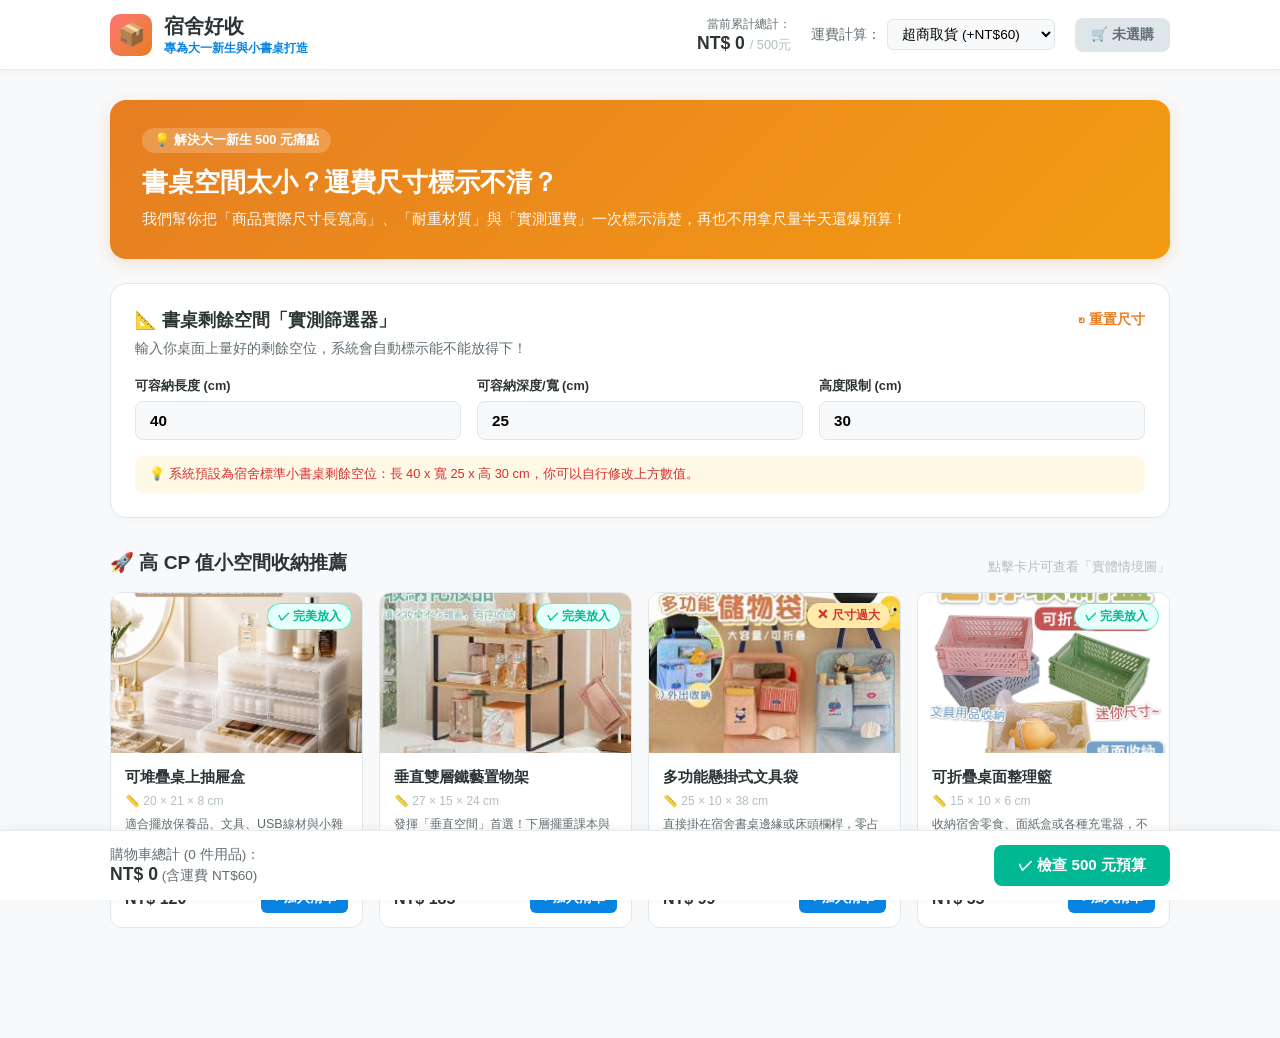
<file: index.html>
<!DOCTYPE html>
<html lang="zh-TW">
<head>
  <meta charset="UTF-8">
  <meta name="viewport" content="width=device-width, initial-scale=1.0">
  <title>宿舍好收 | 專為大一新生與小書桌打造</title>
  <link rel="stylesheet" href="styles.css">
</head>
<body>

  <!-- 頂部固定 Header -->
  <header class="top-header">
    <div class="header-container">
      <div class="brand">
        <div class="logo-icon">📦</div>
        <div class="brand-text">
          <h1>宿舍好收</h1>
          <p>專為大一新生與小書桌打造</p>
        </div>
      </div>
      
      <div class="header-right">
        <div class="calc-box">
          <span class="calc-label">當前累計總計：</span>
          <span class="calc-amount" id="total-price">NT$ 0 <small>/ 500元</small></span>
        </div>
        <div class="shipping-box">
          <label for="shipping-select">運費計算：</label>
          <select id="shipping-select" onchange="updateCartUI()">
            <option value="60">超商取貨 (+NT$60)</option>
            <option value="100">宅配到府 (+NT$100)</option>
            <option value="0">校園面交 (+NT$0)</option>
          </select>
        </div>
        <button class="cart-btn" id="cart-header-btn">🛒 未選購</button>
      </div>
    </div>
  </header>

  <main class="main-container">
    
    <!-- 橘色痛點 Banner -->
    <section class="banner-card">
      <div class="banner-badge">💡 解決大一新生 500 元痛點</div>
      <h2>書桌空間太小？運費尺寸標示不清？</h2>
      <p>我們幫你把「商品實際尺寸長寬高」、「耐重材質」與「實測運費」一次標示清楚，再也不用拿尺量半天還爆預算！</p>
    </section>

    <!-- 書桌剩餘空間「實測篩選器」 -->
    <section class="filter-card">
      <div class="filter-header">
        <div class="filter-title">
          <span>📐</span> 書桌剩餘空間「實測篩選器」
        </div>
        <button class="reset-btn" onclick="resetDimensions()">↻ 重置尺寸</button>
      </div>
      <p class="filter-desc">輸入你桌面上量好的剩餘空位，系統會自動標示能不能放得下！</p>
      
      <div class="dimension-inputs">
        <div class="input-field">
          <label>可容納長度 (cm)</label>
          <input type="number" id="dim-l" value="40" oninput="checkDimensions()">
        </div>
        <div class="input-field">
          <label>可容納深度/寬 (cm)</label>
          <input type="number" id="dim-w" value="25" oninput="checkDimensions()">
        </div>
        <div class="input-field">
          <label>高度限制 (cm)</label>
          <input type="number" id="dim-h" value="30" oninput="checkDimensions()">
        </div>
      </div>

      <div class="filter-tip">
        💡 系統預設為宿舍標準小書桌剩餘空位：長 40 x 寬 25 x 高 30 cm，你可以自行修改上方數值。
      </div>
    </section>

    <!-- 商品列表標題 -->
    <div class="section-title">
      <h3>🚀 高 CP 值小空間收納推薦</h3>
      <span class="tip-text">點擊卡片可查看「實體情境圖」</span>
    </div>

    <!-- 商品網格 (使用真實照片 1.jpg ~ 4.jpg) -->
    <section class="products-grid">

      <!-- 商品 1 -->
      <article class="product-card" id="card-1">
        <div class="fit-badge badge-fit" id="badge-1">✓ 完美放入</div>
        <div class="img-wrapper">
          <img src="1.jpg" alt="可堆疊桌上抽屜盒">
        </div>
        <div class="card-content">
          <h4>可堆疊桌上抽屜盒</h4>
          <div class="spec-tag">📏 20 × 21 × 8 cm</div>
          <p class="desc">適合擺放保養品、文具、USB線材與小雜物，可上下堆疊不佔桌子真面目。</p>
          <div class="card-footer">
            <span class="price">NT$ 120</span>
            <button class="add-cart-btn" onclick="toggleCart(1, 120, '可堆疊桌上抽屜盒', this)">+ 加入清單</button>
          </div>
        </div>
      </article>

      <!-- 商品 2 -->
      <article class="product-card" id="card-2">
        <div class="fit-badge badge-fit" id="badge-2">✓ 完美放入</div>
        <div class="img-wrapper">
          <img src="2.jpg" alt="垂直雙層鐵藝置物架">
        </div>
        <div class="card-content">
          <h4>垂直雙層鐵藝置物架</h4>
          <div class="spec-tag">📏 27 × 15 × 24 cm</div>
          <p class="desc">發揮「垂直空間」首選！下層擺重課本與筆記本，上層擺馬克杯與香水保養品。</p>
          <div class="card-footer">
            <span class="price">NT$ 185</span>
            <button class="add-cart-btn" onclick="toggleCart(2, 185, '垂直雙層鐵藝置物架', this)">+ 加入清單</button>
          </div>
        </div>
      </article>

      <!-- 商品 3 -->
      <article class="product-card" id="card-3">
        <div class="fit-badge badge-fit" id="badge-3">✓ 完美放入</div>
        <div class="img-wrapper">
          <img src="3.jpg" alt="多功能懸掛式文具袋">
        </div>
        <div class="card-content">
          <h4>多功能懸掛式文具袋</h4>
          <div class="spec-tag">📏 25 × 10 × 38 cm</div>
          <p class="desc">直接掛在宿舍書桌邊緣或床頭欄桿，零占用桌面空間，適合收納剪刀、面紙與雜物。</p>
          <div class="card-footer">
            <span class="price">NT$ 99</span>
            <button class="add-cart-btn" onclick="toggleCart(3, 99, '多功能懸掛式文具袋', this)">+ 加入清單</button>
          </div>
        </div>
      </article>

      <!-- 商品 4 -->
      <article class="product-card" id="card-4">
        <div class="fit-badge badge-fit" id="badge-4">✓ 完美放入</div>
        <div class="img-wrapper">
          <img src="4.jpg" alt="可折疊桌面整理籃">
        </div>
        <div class="card-content">
          <h4>可折疊桌面整理籃</h4>
          <div class="spec-tag">📏 15 × 10 × 6 cm</div>
          <p class="desc">收納宿舍零食、面紙盒或各種充電器，不用時可完全折疊收平，搬家超方便。</p>
          <div class="card-footer">
            <span class="price">NT$ 55</span>
            <button class="add-cart-btn" onclick="toggleCart(4, 55, '可折疊桌面整理籃', this)">+ 加入清單</button>
          </div>
        </div>
      </article>

    </section>

  </main>

  <!-- 底部固定結算欄 (與圖一完全一致) -->
  <footer class="bottom-bar">
    <div class="bottom-container">
      <div class="cart-summary-text">
        購物車總計 (<span id="item-count">0</span> 件用品)：<br>
        <strong id="bottom-total">NT$ 0</strong> <span id="shipping-note">(含運費 NT$60)</span>
      </div>
      <button class="checkout-btn" id="checkout-btn">✓ 檢查 500 元預算</button>
    </div>
  </footer>

  <script>
    const products = [
      { id: 1, l: 20, w: 21, h: 8 },
      { id: 2, l: 27, w: 15, h: 24 },
      { id: 3, l: 25, w: 10, h: 38 },
      { id: 4, l: 15, w: 10, h: 6 }
    ];

    let cart = [];

    function checkDimensions() {
      const l = parseFloat(document.getElementById('dim-l').value) || 0;
      const w = parseFloat(document.getElementById('dim-w').value) || 0;
      const h = parseFloat(document.getElementById('dim-h').value) || 0;

      products.forEach(p => {
        const badge = document.getElementById(`badge-${p.id}`);
        if (p.l <= l && p.w <= w && p.h <= h) {
          badge.textContent = "✓ 完美放入";
          badge.className = "fit-badge badge-fit";
        } else {
          badge.textContent = "✕ 尺寸過大";
          badge.className = "fit-badge badge-over";
        }
      });
    }

    function resetDimensions() {
      document.getElementById('dim-l').value = 40;
      document.getElementById('dim-w').value = 25;
      document.getElementById('dim-h').value = 30;
      checkDimensions();
    }

    function toggleCart(id, price, name, btn) {
      const idx = cart.findIndex(item => item.id === id);
      if (idx > -1) {
        cart.splice(idx, 1);
        btn.textContent = "+ 加入清單";
        btn.classList.remove('selected');
      } else {
        cart.push({ id, price, name });
        btn.textContent = "✓ 已選擇";
        btn.classList.add('selected');
      }
      updateCartUI();
    }

    function updateCartUI() {
      const shipping = parseFloat(document.getElementById('shipping-select').value) || 0;
      const itemsTotal = cart.reduce((sum, item) => sum + item.price, 0);
      const grandTotal = cart.length > 0 ? (itemsTotal + shipping) : 0;

      document.getElementById('total-price').innerHTML = `NT$ ${grandTotal} <small>/ 500元</small>`;
      document.getElementById('bottom-total').textContent = `NT$ ${grandTotal}`;
      document.getElementById('item-count').textContent = cart.length;
      document.getElementById('shipping-note').textContent = cart.length > 0 ? `(含運費 NT$${shipping})` : `(尚未選擇商品)`;

      const headerBtn = document.getElementById('cart-header-btn');
      const checkoutBtn = document.getElementById('checkout-btn');

      if (cart.length > 0) {
        headerBtn.textContent = `🛒 已選 ${cart.length} 件`;
        headerBtn.classList.add('has-items');
      } else {
        headerBtn.textContent = `🛒 未選購`;
        headerBtn.classList.remove('has-items');
      }

      if (grandTotal > 500) {
        checkoutBtn.textContent = `⚠️ 超出預算 $${grandTotal - 500} 元`;
        checkoutBtn.style.backgroundColor = '#e74c3c';
      } else {
        checkoutBtn.textContent = `✓ 檢查 500 元預算`;
        checkoutBtn.style.backgroundColor = '#00b894';
      }
    }

    checkDimensions();
  </script>
</body>
</html>
</file>
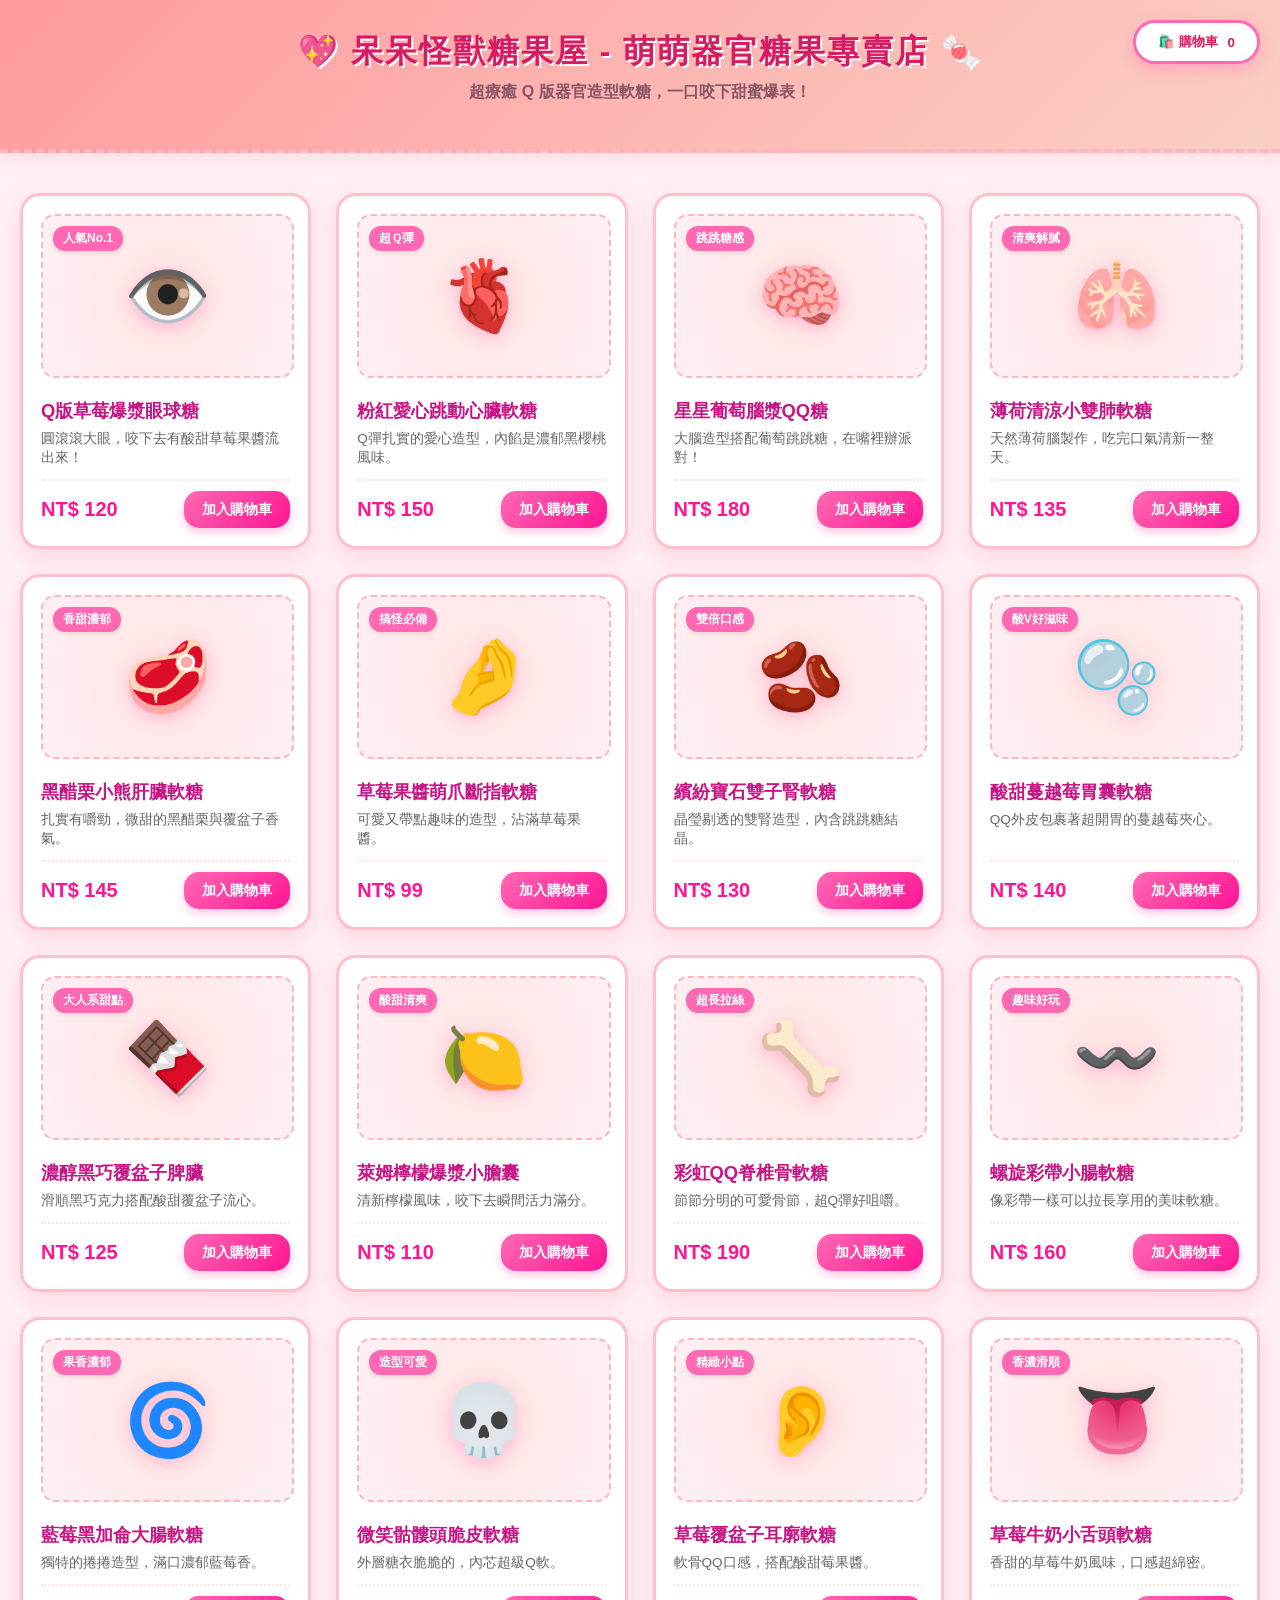
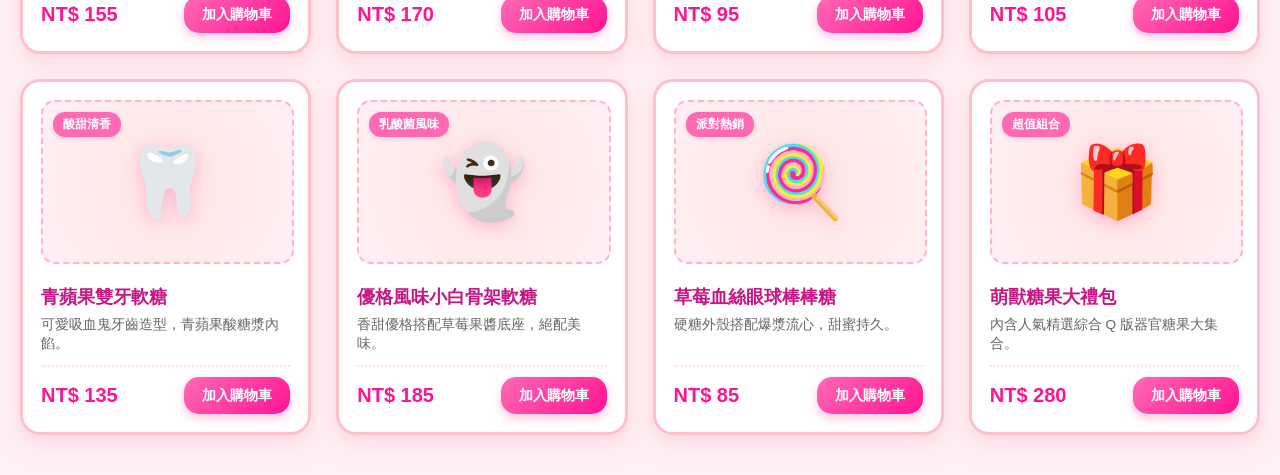
<file: js.html>
<!DOCTYPE html>
<html lang="zh-TW">
<head>
  <meta charset="UTF-8">
  <meta name="viewport" content="width=device-width, initial-scale=1.0">
  <title>呆呆怪獸糖果屋 - 萌萌器官糖果專賣店</title>
  <style>
    :root {
      --bg-color: #fff0f5;
      --card-bg: #ffffff;
      --accent-color: #ff69b4;
      --accent-hover: #ff1493;
      --text-color: #4a4a4a;
      --border-color: #ffc0cb;
    }

    body {
      font-family: 'Segoe UI', Tahoma, Geneva, Verdana, sans-serif;
      background-color: var(--bg-color);
      color: var(--text-color);
      margin: 0;
      padding: 0;
      display: flex;
      flex-direction: column;
      align-items: center;
    }

    header {
      background: linear-gradient(135deg, #ff9a9e 0%, #fad0c4 100%);
      width: 100%;
      padding: 30px 0;
      text-align: center;
      border-bottom: 4px dashed #ffb6c1;
      box-shadow: 0 4px 15px rgba(255, 182, 193, 0.4);
    }

    h1 {
      margin: 0;
      color: #d81b60;
      letter-spacing: 2px;
      text-shadow: 2px 2px 0px #fff;
    }

    p.subtitle {
      margin-top: 8px;
      color: #885566;
      font-size: 1rem;
      font-weight: bold;
    }

    .container {
      max-width: 1300px;
      margin: 40px auto;
      padding: 0 20px;
      display: grid;
      grid-template-columns: repeat(auto-fit, minmax(280px, 1fr));
      gap: 25px;
      width: 100%;
      box-sizing: border-box;
    }

    .card {
      background-color: var(--card-bg);
      border-radius: 20px;
      overflow: hidden;
      border: 3px solid var(--border-color);
      box-shadow: 0 8px 20px rgba(255, 192, 203, 0.5);
      transition: transform 0.3s ease, box-shadow 0.3s ease;
      display: flex;
      flex-direction: column;
      padding: 18px;
    }

    .card:hover {
      transform: translateY(-8px);
      box-shadow: 0 12px 25px rgba(255, 105, 180, 0.4);
    }

    /* Ｑ版可愛插畫視覺預覽框 */
    .organ-preview {
      width: 100%;
      height: 160px;
      background: radial-gradient(circle, #ffe4e1 0%, #fff0f5 100%);
      border-radius: 14px;
      display: flex;
      flex-direction: column;
      align-items: center;
      justify-content: center;
      position: relative;
      border: 2px dashed #ffb6c1;
      margin-bottom: 15px;
      overflow: hidden;
    }

    .organ-visual {
      font-size: 70px;
      filter: drop-shadow(0 4px 8px rgba(255, 105, 180, 0.4));
      animation: bounceOrgan 2s infinite ease-in-out;
    }

    @keyframes bounceOrgan {
      0%, 100% { transform: translateY(0); }
      50% { transform: translateY(-8px); }
    }

    .organ-tag {
      position: absolute;
      top: 10px;
      left: 10px;
      background-color: #ff69b4;
      color: #fff;
      font-size: 0.75rem;
      padding: 4px 10px;
      border-radius: 12px;
      font-weight: bold;
      box-shadow: 0 2px 5px rgba(0,0,0,0.1);
    }

    .card h3 {
      margin: 5px 0 6px 0;
      color: #c71585;
      font-size: 1.15rem;
    }

    .card p {
      font-size: 0.85rem;
      color: #666;
      flex-grow: 1;
      line-height: 1.4;
      margin: 0 0 12px 0;
    }

    .card-footer {
      display: flex;
      justify-content: space-between;
      align-items: center;
      border-top: 2px dotted #ffe4e1;
      padding-top: 10px;
      margin-top: auto;
    }

    .price {
      font-size: 1.25rem;
      color: #ff1493;
      font-weight: bold;
    }

    .add-to-cart-btn {
      background: linear-gradient(135deg, #ff69b4 0%, #ff1493 100%);
      color: #fff;
      border: none;
      padding: 9px 18px;
      font-size: 0.9rem;
      border-radius: 15px;
      cursor: pointer;
      font-weight: bold;
      transition: transform 0.1s, opacity 0.2s;
      box-shadow: 0 4px 10px rgba(255, 105, 180, 0.4);
    }

    .add-to-cart-btn:hover {
      opacity: 0.9;
    }

    .add-to-cart-btn:active {
      transform: scale(0.95);
    }

    /* 購物車按鈕 */
    .cart-btn {
      position: fixed;
      top: 20px;
      right: 20px;
      background-color: #ffffff;
      border: 3px solid #ff69b4;
      color: #d81b60;
      padding: 10px 22px;
      border-radius: 30px;
      display: flex;
      align-items: center;
      gap: 10px;
      font-weight: bold;
      cursor: pointer;
      z-index: 100;
      box-shadow: 0 5px 15px rgba(255, 105, 180, 0.4);
      transition: background 0.2s;
    }

    .cart-btn:hover {
      background-color: #fff0f5;
    }

    /* 購物車側邊欄 */
    .cart-drawer {
      position: fixed;
      top: 0;
      right: -420px;
      width: 380px;
      height: 100%;
      background-color: #ffffff;
      border-left: 4px solid #ffb6c1;
      box-shadow: -10px 0 30px rgba(255, 192, 203, 0.5);
      z-index: 1000;
      transition: right 0.35s cubic-bezier(0.4, 0, 0.2, 1);
      display: flex;
      flex-direction: column;
      padding: 20px;
      box-sizing: border-box;
    }

    .cart-drawer.open {
      right: 0;
    }

    .drawer-header {
      display: flex;
      justify-content: space-between;
      align-items: center;
      border-bottom: 2px dashed #ffb6c1;
      padding-bottom: 15px;
    }

    .drawer-header h2 {
      margin: 0;
      color: #d81b60;
      font-size: 1.3rem;
    }

    .close-drawer {
      background: none;
      border: none;
      color: #aaa;
      font-size: 1.6rem;
      cursor: pointer;
    }

    .close-drawer:hover {
      color: #ff1493;
    }

    .cart-items {
      flex-grow: 1;
      overflow-y: auto;
      margin: 15px 0;
    }

    .cart-item {
      display: flex;
      align-items: center;
      gap: 12px;
      background-color: #fff5f8;
      padding: 10px;
      border-radius: 12px;
      margin-bottom: 12px;
      border: 2px solid #ffc0cb;
    }

    .cart-item-img {
      width: 50px;
      height: 50px;
      border-radius: 10px;
      background: #ffe4e1;
      display: flex;
      align-items: center;
      justify-content: center;
      font-size: 28px;
      flex-shrink: 0;
      border: 1px solid #ffb6c1;
    }

    .cart-item-info {
      display: flex;
      flex-direction: column;
      gap: 3px;
      flex-grow: 1;
    }

    .cart-item-title {
      font-size: 0.9rem;
      font-weight: bold;
      color: #4a4a4a;
    }

    .cart-item-price {
      font-size: 0.85rem;
      color: #ff1493;
      font-weight: bold;
    }

    .quantity-controls {
      display: flex;
      align-items: center;
      gap: 8px;
      margin-top: 4px;
    }

    .qty-btn {
      background-color: #ffb6c1;
      color: #fff;
      border: none;
      width: 24px;
      height: 24px;
      border-radius: 50%;
      cursor: pointer;
      font-weight: bold;
      display: flex;
      align-items: center;
      justify-content: center;
      transition: background 0.2s;
    }

    .qty-btn:hover {
      background-color: #ff69b4;
    }

    .qty-num {
      font-size: 0.9rem;
      font-weight: bold;
      min-width: 18px;
      text-align: center;
      color: #4a4a4a;
    }

    .remove-btn {
      background: none;
      border: none;
      color: #ff69b4;
      cursor: pointer;
      font-size: 1.1rem;
      padding: 5px;
    }

    .remove-btn:hover {
      color: #ff1493;
    }

    .drawer-footer {
      border-top: 2px dashed #ffb6c1;
      padding-top: 15px;
    }

    .total-price {
      display: flex;
      justify-content: space-between;
      font-size: 1.15rem;
      font-weight: bold;
      margin-bottom: 15px;
      color: #4a4a4a;
    }

    .checkout-btn {
      background: linear-gradient(135deg, #a8ff78 0%, #78ffd6 100%);
      color: #2e7d32;
      border: none;
      padding: 12px;
      width: 100%;
      border-radius: 15px;
      font-weight: bold;
      font-size: 1rem;
      cursor: pointer;
      box-shadow: 0 4px 10px rgba(120, 255, 214, 0.4);
      transition: opacity 0.2s;
    }

    .checkout-btn:hover {
      opacity: 0.9;
    }

    .empty-cart-msg {
      text-align: center;
      color: #aaa;
      margin-top: 60px;
    }

    /* --- 血刀特效層 --- */
    .slash-container {
      position: fixed;
      left: 0;
      top: 0;
      width: 100vw;
      height: 100vh;
      pointer-events: none;
      z-index: 9999;
      overflow: hidden;
    }

    .flying-knife {
      position: absolute;
      font-size: 60px;
      animation: brutalSlash 0.35s cubic-bezier(0.1, 0.9, 0.2, 1) forwards;
      filter: drop-shadow(0 0 15px #ff0000);
    }

    @keyframes brutalSlash {
      0% {
        opacity: 0;
        transform: translate(var(--startX), var(--startY)) rotate(-75deg) scale(1.6);
      }
      40% {
        opacity: 1;
        transform: translate(var(--midX), var(--midY)) rotate(10deg) scale(1.3);
      }
      100% {
        opacity: 0;
        transform: translate(var(--endX), var(--endY)) rotate(60deg) scale(0.7);
      }
    }

    .blood-splatter {
      position: absolute;
      background-color: #e60000;
      border-radius: 50%;
      animation: heavyBlood 0.5s ease-out forwards;
      box-shadow: 0 0 8px #990000;
    }

    @keyframes heavyBlood {
      0% {
        transform: translate(0, 0) scale(1.2);
        opacity: 1;
      }
      100% {
        transform: translate(var(--bX), var(--bY)) scale(0.2);
        opacity: 0;
      }
    }
  </style>
</head>
<body>

  <header>
    <h1>💖 呆呆怪獸糖果屋 - 萌萌器官糖果專賣店 🍬</h1>
    <p class="subtitle">超療癒 Q 版器官造型軟糖，一口咬下甜蜜爆表！</p>
  </header>

  <!-- 購物車按鈕 -->
  <button class="cart-btn" id="cartToggleBtn">
    🛍️ 購物車 <span id="cart-count">0</span>
  </button>

  <!-- 購物車側邊欄 -->
  <div class="cart-drawer" id="cartDrawer">
    <div class="drawer-header">
      <h2>🎀 您的甜心糖果籃</h2>
      <button class="close-drawer" id="closeDrawerBtn">&times;</button>
    </div>
    <div class="cart-items" id="cartItemsContainer">
      <div class="empty-cart-msg">糖果籃目前空空如也唷～</div>
    </div>
    <div class="drawer-footer" id="drawerFooter" style="display: none;">
      <div class="total-price">
        <span>總金額：</span>
        <span id="totalAmount">NT$ 0</span>
      </div>
      <button class="checkout-btn" onclick="alert('下單成功！可愛小精靈正在為您打包糖果～ ✨')">前往結帳</button>
    </div>
  </div>

  <!-- 20 款可愛器官糖果網格 -->
  <div class="container" id="productGrid"></div>

  <script>
    // 20 款不重複的 Q 版可愛插畫器官糖果資料庫
    const products = [
      { id: "1", name: "Q版草莓爆漿眼球糖", price: 120, tag: "人氣No.1", desc: "圓滾滾大眼，咬下去有酸甜草莓果醬流出來！", icon: "👁️" },
      { id: "2", name: "粉紅愛心跳動心臟軟糖", price: 150, tag: "超Ｑ彈", desc: "Q彈扎實的愛心造型，內餡是濃郁黑櫻桃風味。", icon: "🫀" },
      { id: "3", name: "星星葡萄腦漿QQ糖", price: 180, tag: "跳跳糖感", desc: "大腦造型搭配葡萄跳跳糖，在嘴裡辦派對！", icon: "🧠" },
      { id: "4", name: "薄荷清涼小雙肺軟糖", price: 135, tag: "清爽解膩", desc: "天然薄荷腦製作，吃完口氣清新一整天。", icon: "🫁" },
      { id: "5", name: "黑醋栗小熊肝臟軟糖", price: 145, tag: "香甜濃郁", desc: "扎實有嚼勁，微甜的黑醋栗與覆盆子香氣。", icon: "🥩" },
      { id: "6", name: "草莓果醬萌爪斷指軟糖", price: 99, tag: "搞怪必備", desc: "可愛又帶點趣味的造型，沾滿草莓果醬。", icon: "🤌" },
      { id: "7", name: "繽紛寶石雙子腎軟糖", price: 130, tag: "雙倍口感", desc: "晶瑩剔透的雙腎造型，內含跳跳糖結晶。", icon: "🫘" },
      { id: "8", name: "酸甜蔓越莓胃囊軟糖", price: 140, tag: "酸V好滋味", desc: "QQ外皮包裹著超開胃的蔓越莓夾心。", icon: "🫧" },
      { id: "9", name: "濃醇黑巧覆盆子脾臟", price: 125, tag: "大人系甜點", desc: "滑順黑巧克力搭配酸甜覆盆子流心。", icon: "🍫" },
      { id: "10", name: "萊姆檸檬爆漿小膽囊", price: 110, tag: "酸甜清爽", desc: "清新檸檬風味，咬下去瞬間活力滿分。", icon: "🍋" },
      { id: "11", name: "彩虹QQ脊椎骨軟糖", price: 190, tag: "超長拉絲", desc: "節節分明的可愛骨節，超Q彈好咀嚼。", icon: "🦴" },
      { id: "12", name: "螺旋彩帶小腸軟糖", price: 160, tag: "趣味好玩", desc: "像彩帶一樣可以拉長享用的美味軟糖。", icon: "〰️" },
      { id: "13", name: "藍莓黑加侖大腸軟糖", price: 155, tag: "果香濃郁", desc: "獨特的捲捲造型，滿口濃郁藍莓香。", icon: "🌀" },
      { id: "14", name: "微笑骷髏頭脆皮軟糖", price: 170, tag: "造型可愛", desc: "外層糖衣脆脆的，內芯超級Q軟。", icon: "💀" },
      { id: "15", name: "草莓覆盆子耳廓軟糖", price: 95, tag: "精緻小點", desc: "軟骨QQ口感，搭配酸甜莓果醬。", icon: "👂" },
      { id: "16", name: "草莓牛奶小舌頭軟糖", price: 105, tag: "香濃滑順", desc: "香甜的草莓牛奶風味，口感超綿密。", icon: "👅" },
      { id: "17", name: "青蘋果雙牙軟糖", price: 135, tag: "酸甜清香", desc: "可愛吸血鬼牙齒造型，青蘋果酸糖漿內餡。", icon: "🦷" },
      { id: "18", name: "優格風味小白骨架軟糖", price: 185, tag: "乳酸菌風味", desc: "香甜優格搭配草莓果醬底座，絕配美味。", icon: "👻" },
      { id: "19", name: "草莓血絲眼球棒棒糖", price: 85, tag: "派對熱銷", desc: "硬糖外殼搭配爆漿流心，甜蜜持久。", icon: "🍭" },
      { id: "20", name: "萌獸糖果大禮包", price: 280, tag: "超值組合", desc: "內含人氣精選綜合 Q 版器官糖果大集合。", icon: "🎁" }
    ];

    // 動態渲染 20 個商品到網頁上
    const productGrid = document.getElementById('productGrid');
    productGrid.innerHTML = products.map(p => `
      <div class="card" data-id="${p.id}" data-name="${p.name}" data-price="${p.price}" data-icon="${p.icon}">
        <div class="organ-preview">
          <span class="organ-tag">${p.tag}</span>
          <div class="organ-visual">${p.icon}</div>
        </div>
        <h3>${p.name}</h3>
        <p>${p.desc}</p>
        <div class="card-footer">
          <span class="price">NT$ ${p.price}</span>
          <button class="add-to-cart-btn">加入購物車</button>
        </div>
      </div>
    `).join('');

    let cart = [];
    
    const cartToggleBtn = document.getElementById('cartToggleBtn');
    const closeDrawerBtn = document.getElementById('closeDrawerBtn');
    const cartDrawer = document.getElementById('cartDrawer');
    const cartCountEl = document.getElementById('cart-count');
    const cartItemsContainer = document.getElementById('cartItemsContainer');
    const drawerFooter = document.getElementById('drawerFooter');
    const totalAmountEl = document.getElementById('totalAmount');

    cartToggleBtn.addEventListener('click', () => cartDrawer.classList.add('open'));
    closeDrawerBtn.addEventListener('click', () => cartDrawer.classList.remove('open'));

    // 監聽所有加入購物車按鈕
    document.querySelectorAll('.add-to-cart-btn').forEach(button => {
      button.addEventListener('click', (e) => {
        const card = button.closest('.card');
        const id = card.dataset.id;
        const name = card.dataset.name;
        const price = parseInt(card.dataset.price);
        const icon = card.dataset.icon;

        const existingItem = cart.find(item => item.id === id);
        if (existingItem) {
          existingItem.quantity += 1;
        } else {
          cart.push({ id, name, price, icon, quantity: 1 });
        }

        updateCartUI();

        // 觸發帶血飛刀點擊特效
        const rect = button.getBoundingClientRect();
        playBrutalSlashEffect(rect.left + rect.width / 2, rect.top + rect.height / 2);
      });
    });

    // 更新購物車 UI
    function updateCartUI() {
      const totalCount = cart.reduce((sum, item) => sum + item.quantity, 0);
      cartCountEl.textContent = totalCount;

      if (cart.length === 0) {
        cartItemsContainer.innerHTML = '<div class="empty-cart-msg">糖果籃目前空空如也唷～</div>';
        drawerFooter.style.display = 'none';
        return;
      }

      drawerFooter.style.display = 'block';
      let totalSum = 0;

      cartItemsContainer.innerHTML = cart.map(item => {
        const itemTotal = item.price * item.quantity;
        totalSum += itemTotal;
        return `
          <div class="cart-item">
            <div class="cart-item-img">${item.icon}</div>
            <div class="cart-item-info">
              <span class="cart-item-title">${item.name}</span>
              <span class="cart-item-price">NT$ ${itemTotal}</span>
              <div class="quantity-controls">
                <button class="qty-btn" onclick="changeQty('${item.id}', -1)">-</button>
                <span class="qty-num">${item.quantity}</span>
                <button class="qty-btn" onclick="changeQty('${item.id}', 1)">+</button>
              </div>
            </div>
            <button class="remove-btn" onclick="removeItem('${item.id}')">🗑️</button>
          </div>
        `;
      }).join('');

      totalAmountEl.textContent = `NT$ ${totalSum}`;
    }

    // 增減數量功能
    window.changeQty = function(id, delta) {
      const item = cart.find(i => i.id === id);
      if (item) {
        item.quantity += delta;
        if (item.quantity <= 0) {
          cart = cart.filter(i => i.id !== id);
        }
        updateCartUI();
      }
    };

    // 移除商品
    window.removeItem = function(id) {
      cart = cart.filter(item => item.id !== id);
      updateCartUI();
    };

    // 血刀斬擊點擊特效
    function playBrutalSlashEffect(x, y) {
      const layer = document.createElement('div');
      layer.className = 'slash-container';

      const knife = document.createElement('div');
      knife.className = 'flying-knife';
      knife.textContent = '🔪';
      
      knife.style.setProperty('--startX', `${x - 100}px`);
      knife.style.setProperty('--startY', `${y - 100}px`);
      knife.style.setProperty('--midX', `${x - 15}px`);
      knife.style.setProperty('--midY', `${y - 15}px`);
      knife.style.setProperty('--endX', `${x + 70}px`);
      knife.style.setProperty('--endY', `${y + 70}px`);
      layer.appendChild(knife);

      for (let i = 0; i < 20; i++) {
        const blood = document.createElement('div');
        blood.className = 'blood-splatter';
        const size = Math.random() * 10 + 4;
        blood.style.width = `${size}px`;
        blood.style.height = `${size}px`;
        blood.style.left = `${x}px`;
        blood.style.top = `${y}px`;

        const angle = Math.random() * Math.PI * 2;
        const distance = Math.random() * 90 + 20;
        blood.style.setProperty('--bX', `${Math.cos(angle) * distance}px`);
        blood.style.setProperty('--bY', `${Math.sin(angle) * distance}px`);
        layer.appendChild(blood);
      }

      document.body.appendChild(layer);
      setTimeout(() => layer.remove(), 500);
    }
  </script>
</body>
</html>
</file>
<file: styles.css>
* {
  box-sizing: border-box;
  margin: 0;
  padding: 0;
  font-family: -apple-system, BlinkMacSystemFont, "Segoe UI", Roboto, "Helvetica Neue", Arial, sans-serif;
}

body {
  background-color: #f8f9fa;
  color: #333333;
  padding-top: 80px;
  padding-bottom: 90px;
}

/* 頂部 Header */
.top-header {
  position: fixed;
  top: 0;
  left: 0;
  right: 0;
  height: 70px;
  background-color: #ffffff;
  border-bottom: 1px solid #eaeaea;
  box-shadow: 0 2px 8px rgba(0,0,0,0.03);
  z-index: 1000;
  display: flex;
  align-items: center;
}

.header-container {
  max-width: 1100px;
  width: 100%;
  margin: 0 auto;
  padding: 0 20px;
  display: flex;
  justify-content: space-between;
  align-items: center;
}

.brand {
  display: flex;
  align-items: center;
  gap: 12px;
}

.logo-icon {
  width: 42px;
  height: 42px;
  background-color: #ff7675;
  background: linear-gradient(135deg, #ff7675, #e67e22);
  color: white;
  border-radius: 10px;
  display: flex;
  align-items: center;
  justify-content: center;
  font-size: 22px;
}

.brand-text h1 {
  font-size: 1.25rem;
  font-weight: 800;
  color: #2d3436;
}

.brand-text p {
  font-size: 0.75rem;
  color: #0984e3;
  font-weight: 600;
}

.header-right {
  display: flex;
  align-items: center;
  gap: 20px;
}

.calc-box {
  display: flex;
  flex-direction: column;
  align-items: flex-end;
}

.calc-label {
  font-size: 0.75rem;
  color: #636e72;
}

.calc-amount {
  font-size: 1.1rem;
  font-weight: 800;
  color: #2d3436;
}

.calc-amount small {
  font-size: 0.8rem;
  color: #b2bec3;
  font-weight: normal;
}

.shipping-box {
  display: flex;
  align-items: center;
  gap: 6px;
  font-size: 0.85rem;
  color: #636e72;
}

.shipping-box select {
  padding: 6px 10px;
  border-radius: 6px;
  border: 1px solid #dfe6e9;
  background-color: #f8f9fa;
  font-size: 0.85rem;
}

.cart-btn {
  padding: 8px 16px;
  border-radius: 8px;
  border: none;
  background-color: #dfe6e9;
  color: #636e72;
  font-weight: bold;
  font-size: 0.85rem;
}

.cart-btn.has-items {
  background-color: #0984e3;
  color: white;
}

/* 主容器 */
.main-container {
  max-width: 1100px;
  margin: 0 auto;
  padding: 20px;
}

/* 橘色痛點 Banner */
.banner-card {
  background: linear-gradient(135deg, #e67e22, #f39c12);
  color: white;
  padding: 28px 32px;
  border-radius: 16px;
  margin-bottom: 24px;
  box-shadow: 0 4px 15px rgba(230, 126, 34, 0.2);
}

.banner-badge {
  display: inline-block;
  background-color: rgba(255, 255, 255, 0.2);
  padding: 4px 12px;
  border-radius: 20px;
  font-size: 0.8rem;
  font-weight: bold;
  margin-bottom: 12px;
}

.banner-card h2 {
  font-size: 1.6rem;
  font-weight: 800;
  margin-bottom: 8px;
}

.banner-card p {
  font-size: 0.95rem;
  opacity: 0.95;
  line-height: 1.5;
}

/* 篩選器 */
.filter-card {
  background: white;
  border: 1px solid #e1e8ed;
  border-radius: 16px;
  padding: 24px;
  margin-bottom: 32px;
  box-shadow: 0 2px 10px rgba(0,0,0,0.02);
}

.filter-header {
  display: flex;
  justify-content: space-between;
  align-items: center;
  margin-bottom: 8px;
}

.filter-title {
  font-size: 1.1rem;
  font-weight: bold;
  color: #2d3436;
}

.reset-btn {
  background: none;
  border: none;
  color: #e67e22;
  font-size: 0.85rem;
  font-weight: bold;
  cursor: pointer;
}

.filter-desc {
  font-size: 0.85rem;
  color: #636e72;
  margin-bottom: 20px;
}

.dimension-inputs {
  display: grid;
  grid-template-columns: repeat(3, 1fr);
  gap: 16px;
  margin-bottom: 16px;
}

.input-field label {
  display: block;
  font-size: 0.8rem;
  color: #2d3436;
  margin-bottom: 6px;
  font-weight: 600;
}

.input-field input {
  width: 100%;
  padding: 10px 14px;
  border: 1px solid #dfe6e9;
  border-radius: 8px;
  background-color: #f8f9fa;
  font-size: 0.95rem;
  font-weight: bold;
}

.filter-tip {
  background-color: #fff9e6;
  border-radius: 8px;
  padding: 10px 14px;
  font-size: 0.8rem;
  color: #d63031;
}

/* 商品區塊 */
.section-title {
  display: flex;
  justify-content: space-between;
  align-items: flex-end;
  margin-bottom: 16px;
}

.section-title h3 {
  font-size: 1.2rem;
  color: #2d3436;
}

.tip-text {
  font-size: 0.8rem;
  color: #b2bec3;
}

.products-grid {
  display: grid;
  grid-template-columns: repeat(4, 1fr);
  gap: 16px;
}

.product-card {
  background: white;
  border: 1px solid #e1e8ed;
  border-radius: 12px;
  overflow: hidden;
  position: relative;
  display: flex;
  flex-direction: column;
}

.fit-badge {
  position: absolute;
  top: 10px;
  right: 10px;
  font-size: 0.75rem;
  font-weight: bold;
  padding: 4px 10px;
  border-radius: 20px;
  z-index: 10;
}

.badge-fit {
  background-color: #e6fffa;
  color: #00b894;
  border: 1px solid #55efc4;
}

.badge-over {
  background-color: #ffeaa7;
  color: #d63031;
}

.img-wrapper {
  width: 100%;
  height: 160px;
  background-color: #f1f2f6;
}

.img-wrapper img {
  width: 100%;
  height: 100%;
  object-fit: cover;
}

.card-content {
  padding: 14px;
  display: flex;
  flex-direction: column;
  flex-grow: 1;
}

.card-content h4 {
  font-size: 0.95rem;
  color: #2d3436;
  margin-bottom: 6px;
}

.spec-tag {
  font-size: 0.75rem;
  color: #b2bec3;
  margin-bottom: 8px;
}

.desc {
  font-size: 0.78rem;
  color: #636e72;
  line-height: 1.4;
  margin-bottom: 16px;
  flex-grow: 1;
}

.card-footer {
  display: flex;
  justify-content: space-between;
  align-items: center;
}

.price {
  font-size: 1rem;
  font-weight: bold;
  color: #2d3436;
}

.add-cart-btn {
  padding: 6px 12px;
  border-radius: 6px;
  border: none;
  background-color: #0984e3;
  color: white;
  font-size: 0.8rem;
  font-weight: bold;
  cursor: pointer;
}

.add-cart-btn.selected {
  background-color: #00b894;
}

/* 底部結算欄 */
.bottom-bar {
  position: fixed;
  bottom: 0;
  left: 0;
  right: 0;
  height: 70px;
  background-color: #ffffff;
  border-top: 1px solid #eaeaea;
  box-shadow: 0 -2px 10px rgba(0,0,0,0.05);
  display: flex;
  align-items: center;
  z-index: 1000;
}

.bottom-container {
  max-width: 1100px;
  width: 100%;
  margin: 0 auto;
  padding: 0 20px;
  display: flex;
  justify-content: space-between;
  align-items: center;
}

.cart-summary-text {
  font-size: 0.85rem;
  color: #636e72;
}

.cart-summary-text strong {
  font-size: 1.1rem;
  color: #2d3436;
}

.checkout-btn {
  background-color: #00b894;
  color: white;
  padding: 10px 24px;
  border-radius: 8px;
  border: none;
  font-weight: bold;
  font-size: 0.95rem;
  cursor: pointer;
}
</file>
